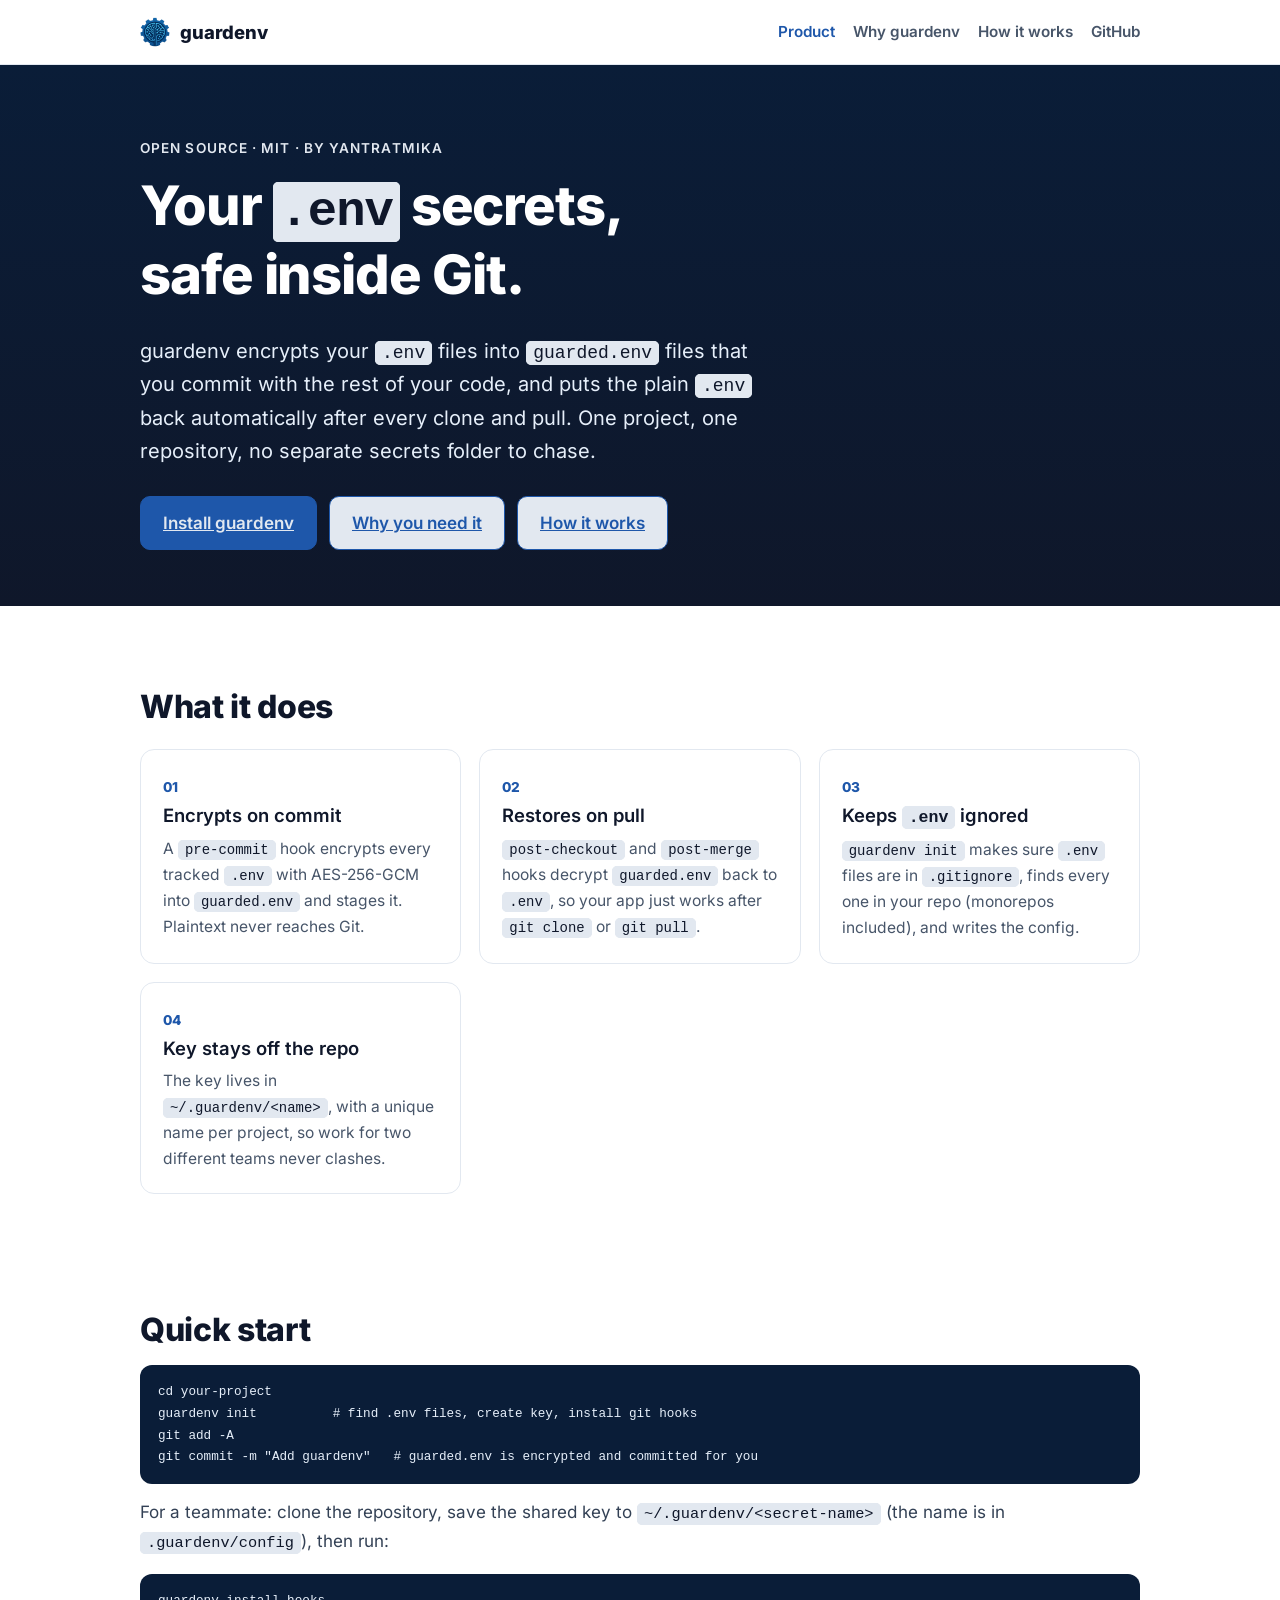
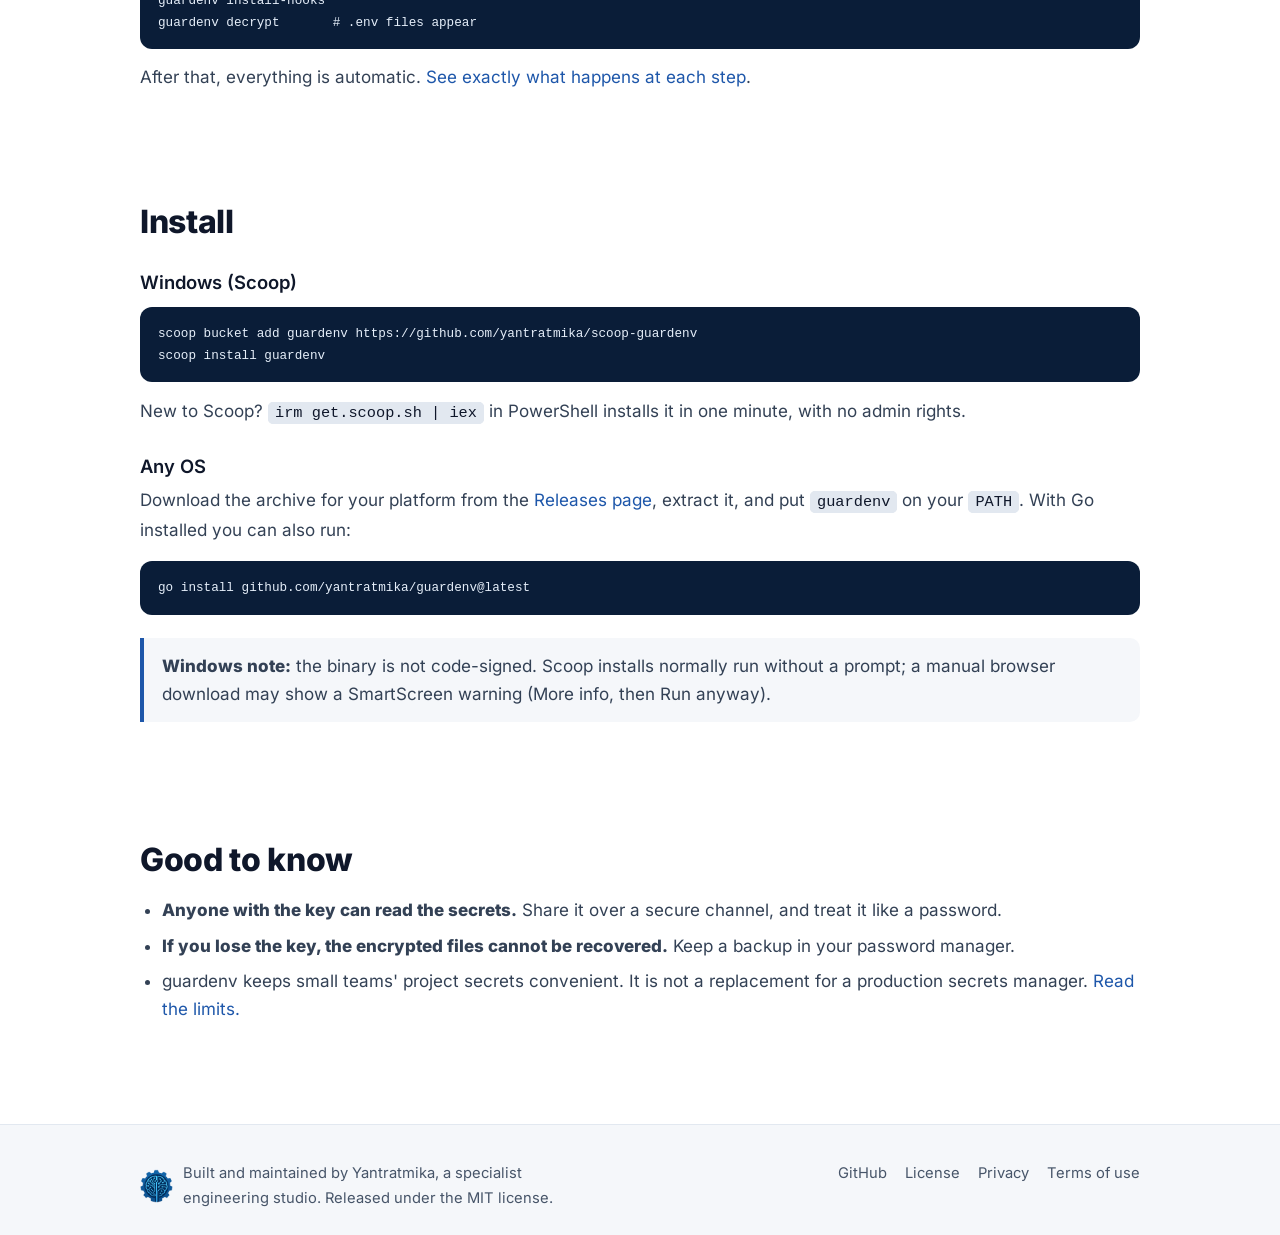
<file: docs/index.html>
<!doctype html>
<html lang="en">
  <head>
    <meta charset="utf-8" />
    <meta name="viewport" content="width=device-width,initial-scale=1" />
    <title>guardenv - keep .env secrets in Git, encrypted</title>
    <meta
      name="description"
      content="guardenv encrypts your project's .env files into guarded.env files you can commit, and restores them automatically on clone and pull. Free, open source, MIT."
    />
    <link rel="icon" href="assets/yantratmika-logo.png" />
    <link rel="stylesheet" href="style.css" />
  </head>
  <body>
    <header class="site dark">
      <div class="wrap">
        <a class="brand" href="index.html"
          ><img src="assets/yantratmika-logo.png" alt="" />guardenv</a
        >
        <nav class="main" aria-label="Main">
          <a href="index.html" aria-current="page">Product</a>
          <a href="why.html">Why guardenv</a>
          <a href="how-it-works.html">How it works</a>
          <a href="https://github.com/yantratmika/guardenv">GitHub</a>
        </nav>
      </div>
    </header>

    <main>
      <div class="hero dark">
        <div class="wrap">
          <div class="kicker">Open source · MIT · by Yantratmika</div>
          <h1>Your <code>.env</code> secrets,<br />safe inside Git.</h1>
          <p class="lead">
            guardenv encrypts your <code>.env</code> files into
            <code>guarded.env</code> files that you commit with the rest of your
            code, and puts the plain <code>.env</code> back automatically after
            every clone and pull. One project, one repository, no separate
            secrets folder to chase.
          </p>
          <div class="btns">
            <a class="btn" href="#install">Install guardenv</a>
            <a class="btn ghost" href="why.html">Why you need it</a>
            <a class="btn ghost" href="how-it-works.html">How it works</a>
          </div>
        </div>
      </div>

      <div class="band dark">
        <div class="wrap">
          <section>
            <h2>What it does</h2>
            <div class="grid">
              <div class="card">
                <span class="num">01</span>
                <h3>Encrypts on commit</h3>
                <p>
                  A <code>pre-commit</code> hook encrypts every tracked
                  <code>.env</code> with AES-256-GCM into
                  <code>guarded.env</code> and stages it. Plaintext never
                  reaches Git.
                </p>
              </div>
              <div class="card">
                <span class="num">02</span>
                <h3>Restores on pull</h3>
                <p>
                  <code>post-checkout</code> and <code>post-merge</code> hooks
                  decrypt <code>guarded.env</code> back to <code>.env</code>, so
                  your app just works after <code>git clone</code> or
                  <code>git pull</code>.
                </p>
              </div>
              <div class="card">
                <span class="num">03</span>
                <h3>Keeps <code>.env</code> ignored</h3>
                <p>
                  <code>guardenv init</code> makes sure <code>.env</code> files
                  are in <code>.gitignore</code>, finds every one in your repo
                  (monorepos included), and writes the config.
                </p>
              </div>
              <div class="card">
                <span class="num">04</span>
                <h3>Key stays off the repo</h3>
                <p>
                  The key lives in <code>~/.guardenv/&lt;name&gt;</code>, with a
                  unique name per project, so work for two different teams never
                  clashes.
                </p>
              </div>
            </div>
          </section>
        </div>
      </div>

      <div class="wrap">
        <section>
          <h2>Quick start</h2>
          <pre><code>cd your-project
guardenv init          # find .env files, create key, install git hooks
git add -A
git commit -m "Add guardenv"   # guarded.env is encrypted and committed for you</code></pre>
          <p>
            For a teammate: clone the repository, save the shared key to
            <code>~/.guardenv/&lt;secret-name&gt;</code> (the name is in
            <code>.guardenv/config</code>), then run:
          </p>
          <pre><code>guardenv install-hooks
guardenv decrypt       # .env files appear</code></pre>
          <p>
            After that, everything is automatic.
            <a href="how-it-works.html">See exactly what happens at each step</a
            >.
          </p>
        </section>

        <section id="install">
          <h2>Install</h2>
          <h3>Windows (Scoop)</h3>
          <pre><code>scoop bucket add guardenv https://github.com/yantratmika/scoop-guardenv
scoop install guardenv</code></pre>
          <p>
            New to Scoop? <code>irm get.scoop.sh | iex</code> in PowerShell
            installs it in one minute, with no admin rights.
          </p>
          <h3>Any OS</h3>
          <p>
            Download the archive for your platform from the
            <a href="https://github.com/yantratmika/guardenv/releases"
              >Releases page</a
            >, extract it, and put <code>guardenv</code> on your
            <code>PATH</code>. With Go installed you can also run:
          </p>
          <pre><code>go install github.com/yantratmika/guardenv@latest</code></pre>
          <div class="note">
            <p>
              <strong>Windows note:</strong> the binary is not code-signed.
              Scoop installs normally run without a prompt; a manual browser
              download may show a SmartScreen warning (More info, then Run
              anyway).
            </p>
          </div>
        </section>

        <section>
          <h2>Good to know</h2>
          <ul>
            <li>
              <strong>Anyone with the key can read the secrets.</strong> Share
              it over a secure channel, and treat it like a password.
            </li>
            <li>
              <strong
                >If you lose the key, the encrypted files cannot be
                recovered.</strong
              >
              Keep a backup in your password manager.
            </li>
            <li>
              guardenv keeps small teams' project secrets convenient. It is not
              a replacement for a production secrets manager.
              <a href="why.html#limits">Read the limits.</a>
            </li>
          </ul>
        </section>
      </div>
    </main>

    <footer class="site dark">
      <div class="wrap">
        <div class="credit">
          <img src="assets/yantratmika-logo.png" alt="" />
          <div>
            Built and maintained by
            <a href="https://yantratmika.com">Yantratmika</a>, a specialist
            engineering studio. Released under the MIT license.
          </div>
        </div>
        <div class="links">
          <a href="https://github.com/yantratmika/guardenv">GitHub</a>
          <a href="https://github.com/yantratmika/guardenv/blob/main/LICENSE"
            >License</a
          >
          <a href="privacy.html">Privacy</a>
          <a href="terms.html">Terms of use</a>
        </div>
      </div>
    </footer>
  </body>
</html>
</file>
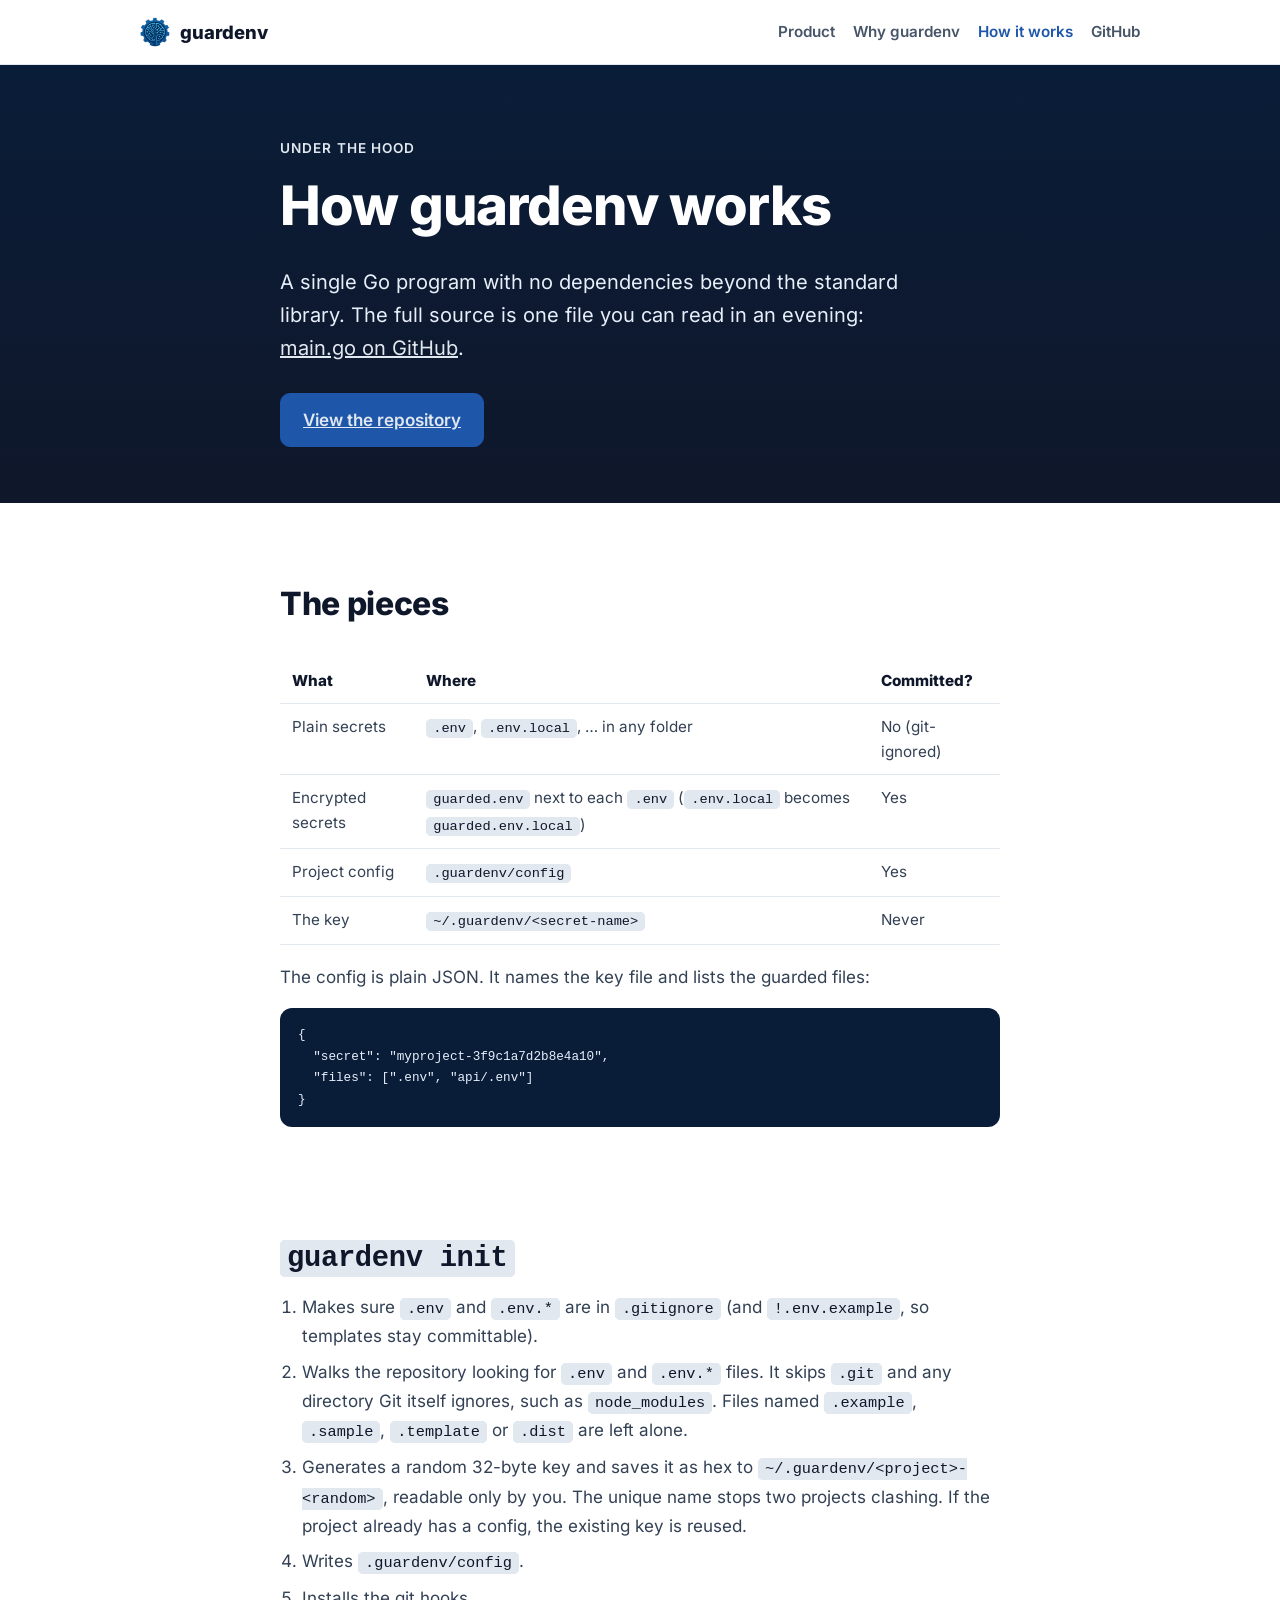
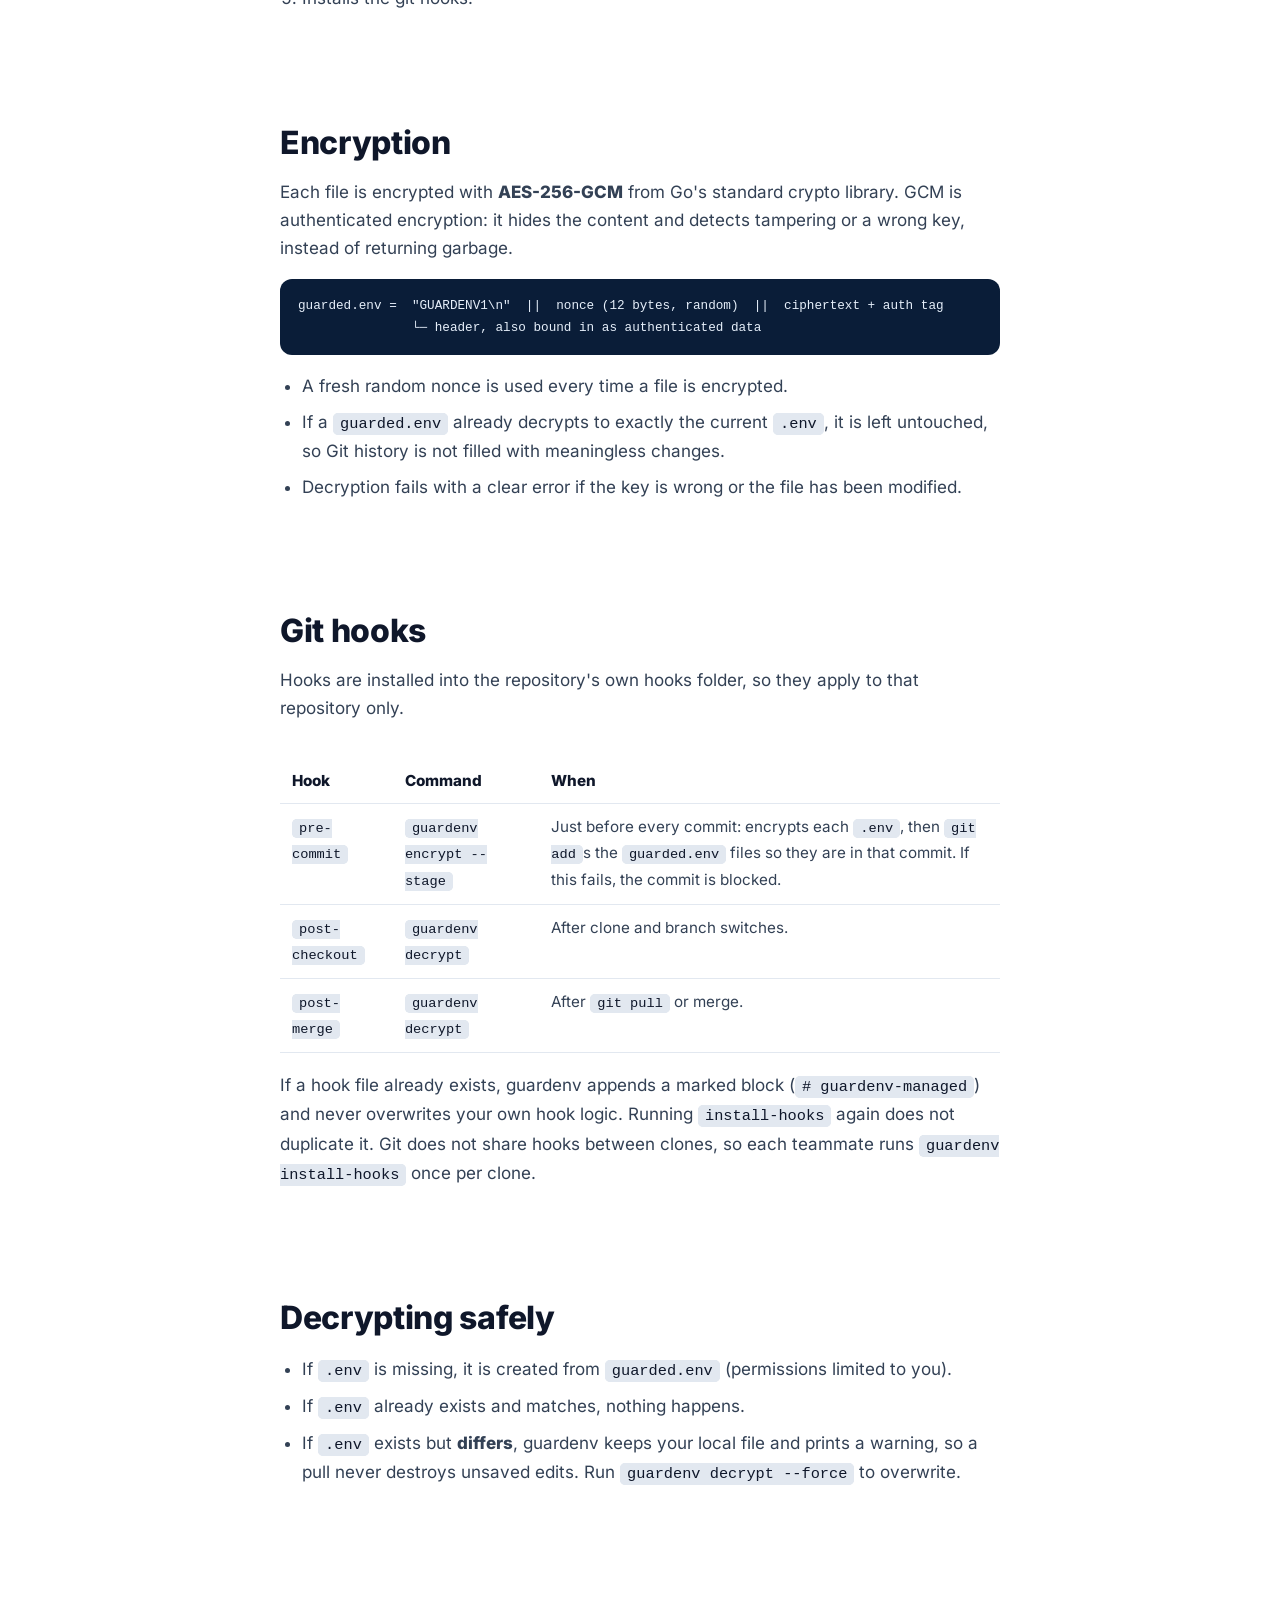
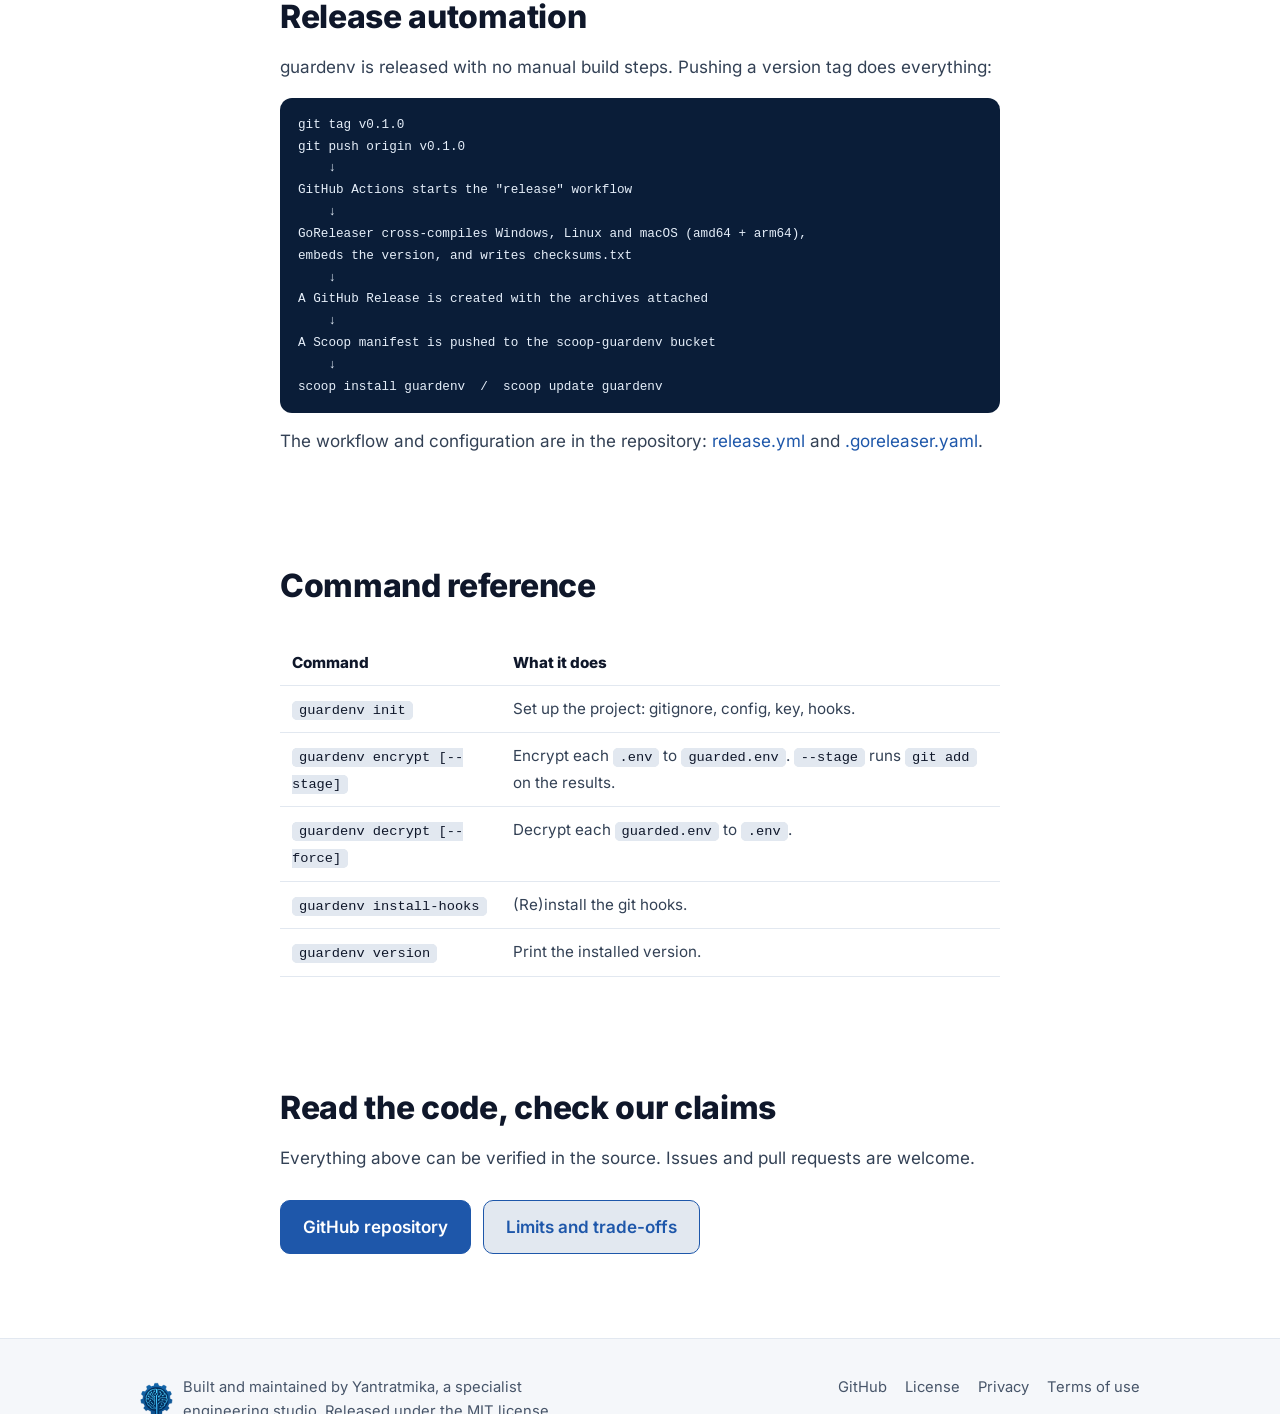
<file: docs/how-it-works.html>
<!doctype html>
<html lang="en">
<head>
<meta charset="utf-8">
<meta name="viewport" content="width=device-width,initial-scale=1">
<title>How guardenv works - encryption, hooks, releases</title>
<meta name="description" content="A technical walkthrough of guardenv: init, the AES-256-GCM file format, key storage, git hooks, decrypt behaviour and the automated release pipeline.">
<link rel="icon" href="assets/yantratmika-logo.png">
<link rel="stylesheet" href="style.css">
</head>
<body>
<header class="site dark"><div class="wrap">
  <a class="brand" href="index.html"><img src="assets/yantratmika-logo.png" alt="">guardenv</a>
  <nav class="main" aria-label="Main">
    <a href="index.html">Product</a>
    <a href="why.html">Why guardenv</a>
    <a href="how-it-works.html" aria-current="page">How it works</a>
    <a href="https://github.com/yantratmika/guardenv">GitHub</a>
  </nav>
</div></header>

<main>
<div class="hero dark"><div class="wrap narrow">
  <div class="kicker">Under the hood</div>
  <h1>How guardenv works</h1>
  <p class="lead">A single Go program with no dependencies beyond the standard library. The full source is one file you can read in an evening: <a href="https://github.com/yantratmika/guardenv/blob/main/main.go">main.go on GitHub</a>.</p>
  <div class="btns"><a class="btn" href="https://github.com/yantratmika/guardenv">View the repository</a></div>
</div></div>

<div class="wrap narrow">
<section>
  <h2>The pieces</h2>
  <div class="scroll"><table>
    <tr><th>What</th><th>Where</th><th>Committed?</th></tr>
    <tr><td>Plain secrets</td><td><code>.env</code>, <code>.env.local</code>, … in any folder</td><td>No (git-ignored)</td></tr>
    <tr><td>Encrypted secrets</td><td><code>guarded.env</code> next to each <code>.env</code> (<code>.env.local</code> becomes <code>guarded.env.local</code>)</td><td>Yes</td></tr>
    <tr><td>Project config</td><td><code>.guardenv/config</code></td><td>Yes</td></tr>
    <tr><td>The key</td><td><code>~/.guardenv/&lt;secret-name&gt;</code></td><td>Never</td></tr>
  </table></div>
  <p>The config is plain JSON. It names the key file and lists the guarded files:</p>
<pre><code>{
  "secret": "myproject-3f9c1a7d2b8e4a10",
  "files": [".env", "api/.env"]
}</code></pre>
</section>

<section>
  <h2><code>guardenv init</code></h2>
  <ol>
    <li>Makes sure <code>.env</code> and <code>.env.*</code> are in <code>.gitignore</code> (and <code>!.env.example</code>, so templates stay committable).</li>
    <li>Walks the repository looking for <code>.env</code> and <code>.env.*</code> files. It skips <code>.git</code> and any directory Git itself ignores, such as <code>node_modules</code>. Files named <code>.example</code>, <code>.sample</code>, <code>.template</code> or <code>.dist</code> are left alone.</li>
    <li>Generates a random 32-byte key and saves it as hex to <code>~/.guardenv/&lt;project&gt;-&lt;random&gt;</code>, readable only by you. The unique name stops two projects clashing. If the project already has a config, the existing key is reused.</li>
    <li>Writes <code>.guardenv/config</code>.</li>
    <li>Installs the git hooks.</li>
  </ol>
</section>

</div>
<div class="band dark"><div class="wrap narrow">
<section>
  <h2>Encryption</h2>
  <p>Each file is encrypted with <strong>AES-256-GCM</strong> from Go's standard crypto library. GCM is authenticated encryption: it hides the content and detects tampering or a wrong key, instead of returning garbage.</p>
<pre><code>guarded.env =  "GUARDENV1\n"  ||  nonce (12 bytes, random)  ||  ciphertext + auth tag
               └─ header, also bound in as authenticated data</code></pre>
  <ul>
    <li>A fresh random nonce is used every time a file is encrypted.</li>
    <li>If a <code>guarded.env</code> already decrypts to exactly the current <code>.env</code>, it is left untouched, so Git history is not filled with meaningless changes.</li>
    <li>Decryption fails with a clear error if the key is wrong or the file has been modified.</li>
  </ul>
</section>
</div></div>
<div class="wrap narrow">
<section>
  <h2>Git hooks</h2>
  <p>Hooks are installed into the repository's own hooks folder, so they apply to that repository only.</p>
  <div class="scroll"><table>
    <tr><th>Hook</th><th>Command</th><th>When</th></tr>
    <tr><td><code>pre-commit</code></td><td><code>guardenv encrypt --stage</code></td><td>Just before every commit: encrypts each <code>.env</code>, then <code>git add</code>s the <code>guarded.env</code> files so they are in that commit. If this fails, the commit is blocked.</td></tr>
    <tr><td><code>post-checkout</code></td><td><code>guardenv decrypt</code></td><td>After clone and branch switches.</td></tr>
    <tr><td><code>post-merge</code></td><td><code>guardenv decrypt</code></td><td>After <code>git pull</code> or merge.</td></tr>
  </table></div>
  <p>If a hook file already exists, guardenv appends a marked block (<code># guardenv-managed</code>) and never overwrites your own hook logic. Running <code>install-hooks</code> again does not duplicate it. Git does not share hooks between clones, so each teammate runs <code>guardenv install-hooks</code> once per clone.</p>
</section>

<section>
  <h2>Decrypting safely</h2>
  <ul>
    <li>If <code>.env</code> is missing, it is created from <code>guarded.env</code> (permissions limited to you).</li>
    <li>If <code>.env</code> already exists and matches, nothing happens.</li>
    <li>If <code>.env</code> exists but <strong>differs</strong>, guardenv keeps your local file and prints a warning, so a pull never destroys unsaved edits. Run <code>guardenv decrypt --force</code> to overwrite.</li>
  </ul>
</section>

</div>
<div class="band dark"><div class="wrap narrow">
<section>
  <h2>Release automation</h2>
  <p>guardenv is released with no manual build steps. Pushing a version tag does everything:</p>
<pre><code>git tag v0.1.0
git push origin v0.1.0
    ↓
GitHub Actions starts the "release" workflow
    ↓
GoReleaser cross-compiles Windows, Linux and macOS (amd64 + arm64),
embeds the version, and writes checksums.txt
    ↓
A GitHub Release is created with the archives attached
    ↓
A Scoop manifest is pushed to the scoop-guardenv bucket
    ↓
scoop install guardenv  /  scoop update guardenv</code></pre>
  <p>The workflow and configuration are in the repository: <a href="https://github.com/yantratmika/guardenv/blob/main/.github/workflows/release.yml">release.yml</a> and <a href="https://github.com/yantratmika/guardenv/blob/main/.goreleaser.yaml">.goreleaser.yaml</a>.</p>
</section>
</div></div>
<div class="wrap narrow">
<section>
  <h2>Command reference</h2>
  <div class="scroll"><table>
    <tr><th>Command</th><th>What it does</th></tr>
    <tr><td><code>guardenv init</code></td><td>Set up the project: gitignore, config, key, hooks.</td></tr>
    <tr><td><code>guardenv encrypt [--stage]</code></td><td>Encrypt each <code>.env</code> to <code>guarded.env</code>. <code>--stage</code> runs <code>git add</code> on the results.</td></tr>
    <tr><td><code>guardenv decrypt [--force]</code></td><td>Decrypt each <code>guarded.env</code> to <code>.env</code>.</td></tr>
    <tr><td><code>guardenv install-hooks</code></td><td>(Re)install the git hooks.</td></tr>
    <tr><td><code>guardenv version</code></td><td>Print the installed version.</td></tr>
  </table></div>
</section>

<section>
  <h2>Read the code, check our claims</h2>
  <p>Everything above can be verified in the source. Issues and pull requests are welcome.</p>
  <div class="btns">
    <a class="btn" href="https://github.com/yantratmika/guardenv">GitHub repository</a>
    <a class="btn ghost" href="why.html#limits">Limits and trade-offs</a>
  </div>
</section>
</div>
</main>

<footer class="site dark"><div class="wrap">
  <div class="credit"><img src="assets/yantratmika-logo.png" alt=""><div>Built and maintained by <a href="https://yantratmika.com">Yantratmika</a>, a specialist engineering studio. Released under the MIT license.</div></div>
  <div class="links">
    <a href="https://github.com/yantratmika/guardenv">GitHub</a>
    <a href="https://github.com/yantratmika/guardenv/blob/main/LICENSE">License</a>
    <a href="privacy.html">Privacy</a>
    <a href="terms.html">Terms of use</a>
  </div>
</div></footer>
</body>
</html>
</file>
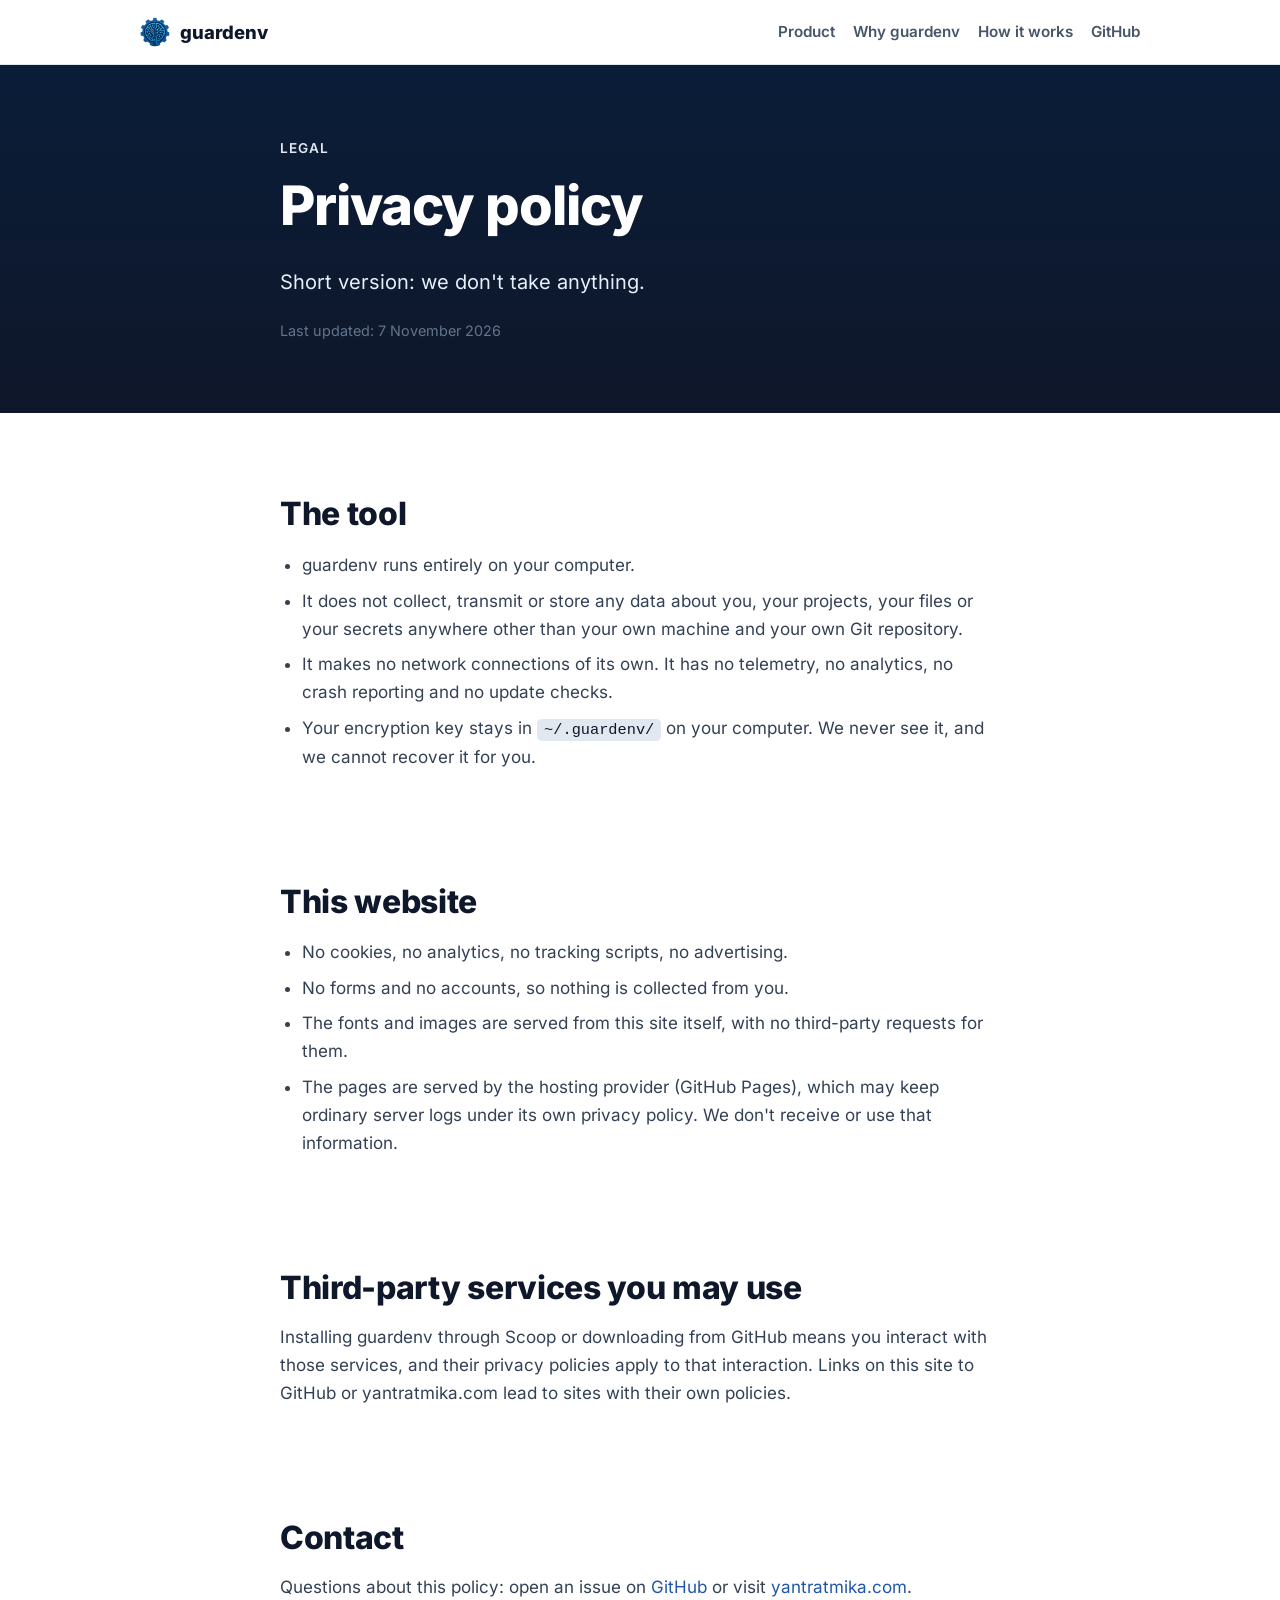
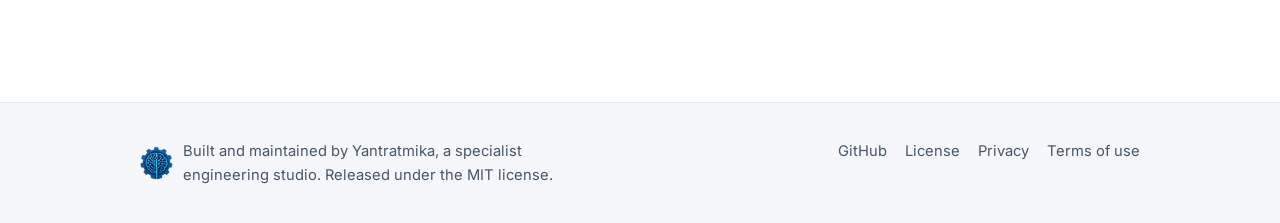
<file: docs/privacy.html>
<!doctype html>
<html lang="en">
<head>
<meta charset="utf-8">
<meta name="viewport" content="width=device-width,initial-scale=1">
<title>Privacy policy - guardenv</title>
<meta name="description" content="guardenv collects nothing: no data, no telemetry, no cookies, no analytics.">
<link rel="icon" href="assets/yantratmika-logo.png">
<link rel="stylesheet" href="style.css">
</head>
<body>
<header class="site dark"><div class="wrap">
  <a class="brand" href="index.html"><img src="assets/yantratmika-logo.png" alt="">guardenv</a>
  <nav class="main" aria-label="Main">
    <a href="index.html">Product</a>
    <a href="why.html">Why guardenv</a>
    <a href="how-it-works.html">How it works</a>
    <a href="https://github.com/yantratmika/guardenv">GitHub</a>
  </nav>
</div></header>

<main>
<div class="hero dark"><div class="wrap narrow">
  <div class="kicker">Legal</div>
  <h1>Privacy policy</h1>
  <p class="lead">Short version: we don't take anything.</p>
  <p class="updated">Last updated: 7 November 2026</p>
</div></div>

<div class="wrap narrow">
<section>
  <h2>The tool</h2>
  <ul>
    <li>guardenv runs entirely on your computer.</li>
    <li>It does not collect, transmit or store any data about you, your projects, your files or your secrets anywhere other than your own machine and your own Git repository.</li>
    <li>It makes no network connections of its own. It has no telemetry, no analytics, no crash reporting and no update checks.</li>
    <li>Your encryption key stays in <code>~/.guardenv/</code> on your computer. We never see it, and we cannot recover it for you.</li>
  </ul>
</section>

<section>
  <h2>This website</h2>
  <ul>
    <li>No cookies, no analytics, no tracking scripts, no advertising.</li>
    <li>No forms and no accounts, so nothing is collected from you.</li>
    <li>The fonts and images are served from this site itself, with no third-party requests for them.</li>
    <li>The pages are served by the hosting provider (GitHub Pages), which may keep ordinary server logs under its own privacy policy. We don't receive or use that information.</li>
  </ul>
</section>

<section>
  <h2>Third-party services you may use</h2>
  <p>Installing guardenv through Scoop or downloading from GitHub means you interact with those services, and their privacy policies apply to that interaction. Links on this site to GitHub or yantratmika.com lead to sites with their own policies.</p>
</section>

<section>
  <h2>Contact</h2>
  <p>Questions about this policy: open an issue on <a href="https://github.com/yantratmika/guardenv/issues">GitHub</a> or visit <a href="https://yantratmika.com">yantratmika.com</a>.</p>
</section>
</div>
</main>

<footer class="site dark"><div class="wrap">
  <div class="credit"><img src="assets/yantratmika-logo.png" alt=""><div>Built and maintained by <a href="https://yantratmika.com">Yantratmika</a>, a specialist engineering studio. Released under the MIT license.</div></div>
  <div class="links">
    <a href="https://github.com/yantratmika/guardenv">GitHub</a>
    <a href="https://github.com/yantratmika/guardenv/blob/main/LICENSE">License</a>
    <a href="privacy.html">Privacy</a>
    <a href="terms.html">Terms of use</a>
  </div>
</div></footer>
</body>
</html>
</file>
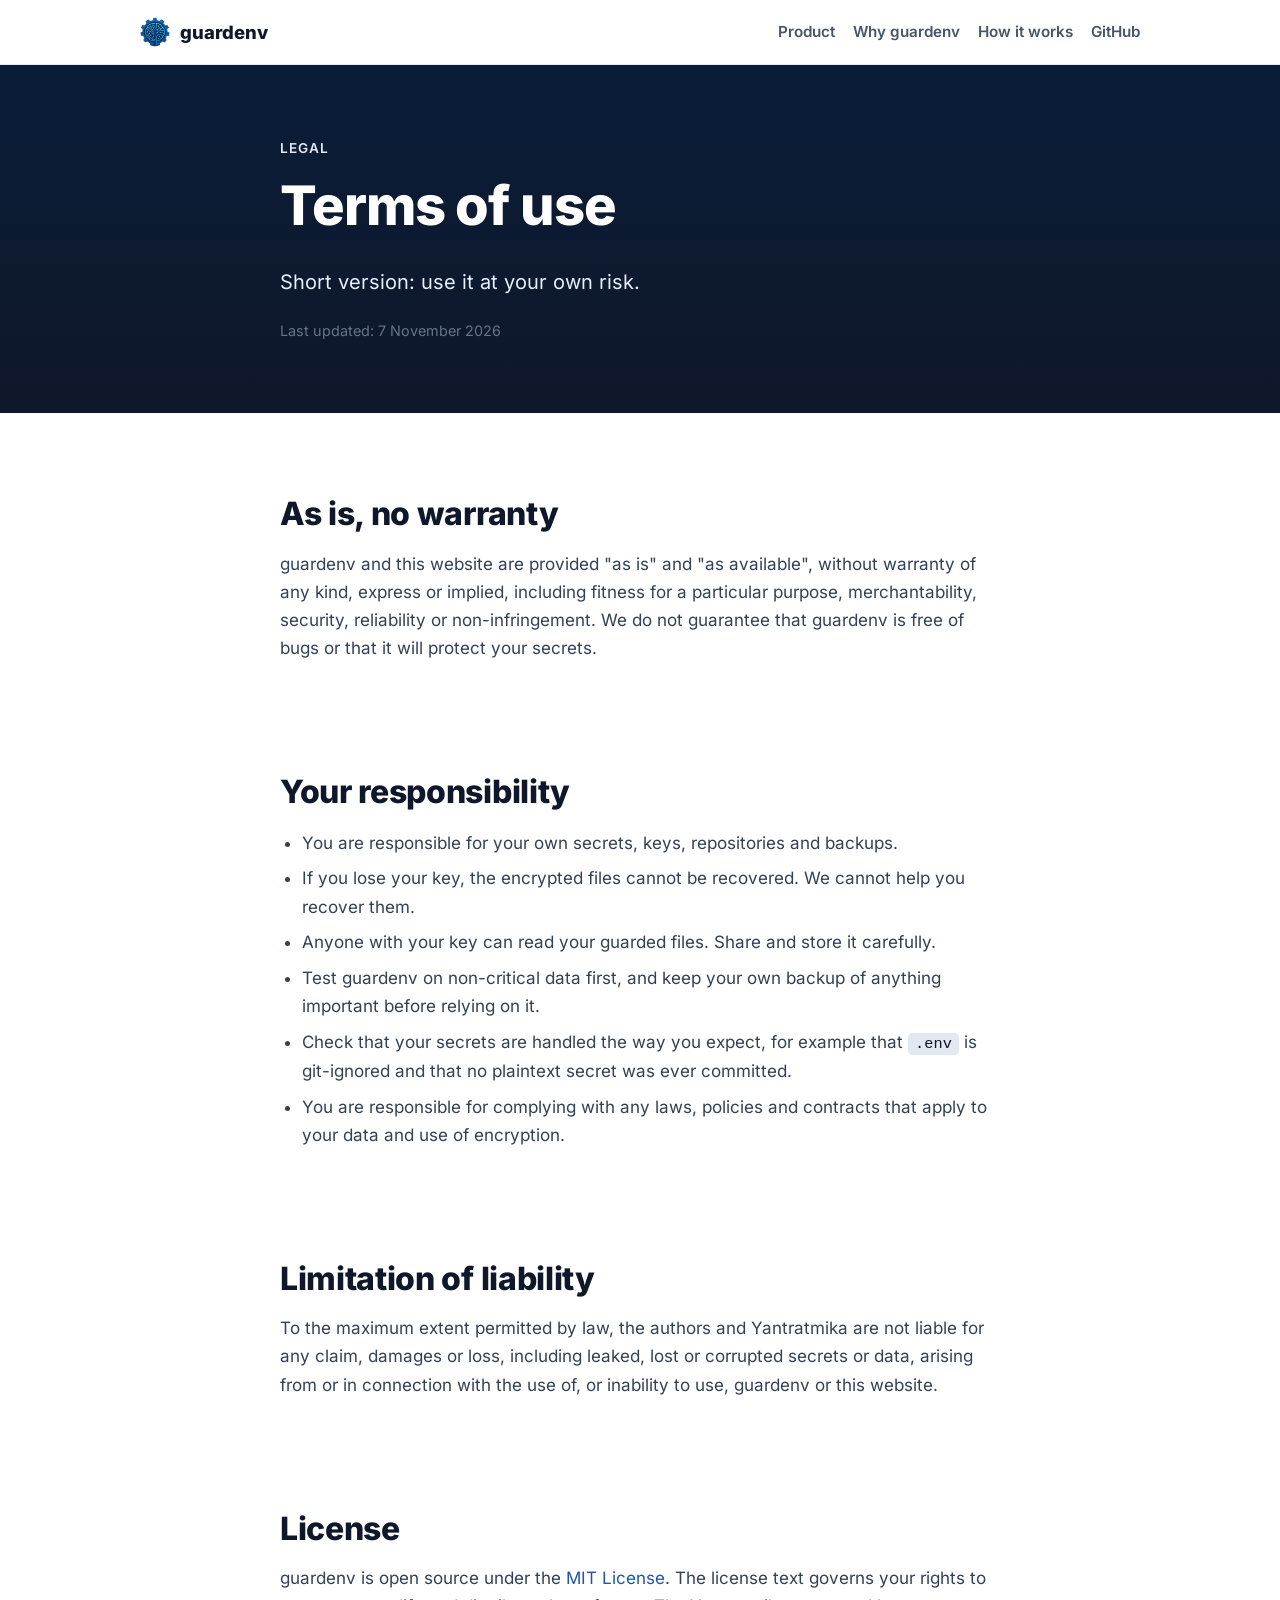
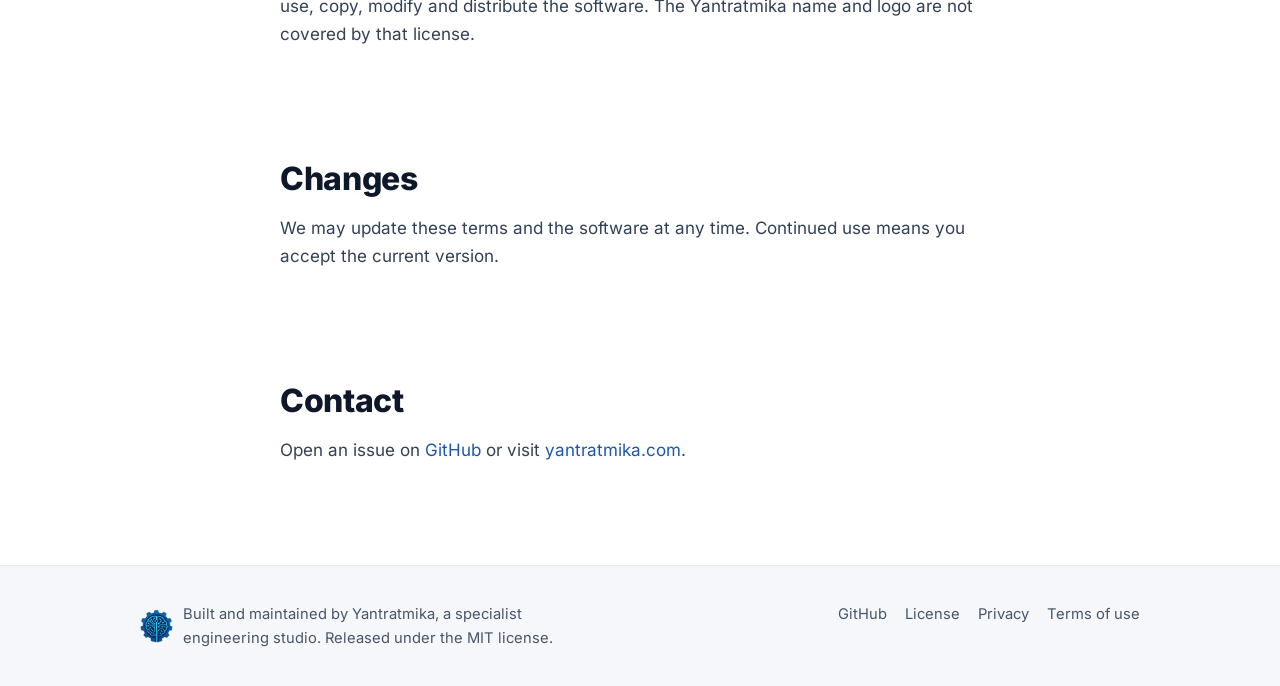
<file: docs/terms.html>
<!doctype html>
<html lang="en">
<head>
<meta charset="utf-8">
<meta name="viewport" content="width=device-width,initial-scale=1">
<title>Terms of use - guardenv</title>
<meta name="description" content="guardenv is provided as-is under the MIT license. Use it at your own risk.">
<link rel="icon" href="assets/yantratmika-logo.png">
<link rel="stylesheet" href="style.css">
</head>
<body>
<header class="site dark"><div class="wrap">
  <a class="brand" href="index.html"><img src="assets/yantratmika-logo.png" alt="">guardenv</a>
  <nav class="main" aria-label="Main">
    <a href="index.html">Product</a>
    <a href="why.html">Why guardenv</a>
    <a href="how-it-works.html">How it works</a>
    <a href="https://github.com/yantratmika/guardenv">GitHub</a>
  </nav>
</div></header>

<main>
<div class="hero dark"><div class="wrap narrow">
  <div class="kicker">Legal</div>
  <h1>Terms of use</h1>
  <p class="lead">Short version: use it at your own risk.</p>
  <p class="updated">Last updated: 7 November 2026</p>
</div></div>

<div class="wrap narrow">
<section>
  <h2>As is, no warranty</h2>
  <p>guardenv and this website are provided "as is" and "as available", without warranty of any kind, express or implied, including fitness for a particular purpose, merchantability, security, reliability or non-infringement. We do not guarantee that guardenv is free of bugs or that it will protect your secrets.</p>
</section>

<section>
  <h2>Your responsibility</h2>
  <ul>
    <li>You are responsible for your own secrets, keys, repositories and backups.</li>
    <li>If you lose your key, the encrypted files cannot be recovered. We cannot help you recover them.</li>
    <li>Anyone with your key can read your guarded files. Share and store it carefully.</li>
    <li>Test guardenv on non-critical data first, and keep your own backup of anything important before relying on it.</li>
    <li>Check that your secrets are handled the way you expect, for example that <code>.env</code> is git-ignored and that no plaintext secret was ever committed.</li>
    <li>You are responsible for complying with any laws, policies and contracts that apply to your data and use of encryption.</li>
  </ul>
</section>

<section>
  <h2>Limitation of liability</h2>
  <p>To the maximum extent permitted by law, the authors and Yantratmika are not liable for any claim, damages or loss, including leaked, lost or corrupted secrets or data, arising from or in connection with the use of, or inability to use, guardenv or this website.</p>
</section>

<section>
  <h2>License</h2>
  <p>guardenv is open source under the <a href="https://github.com/yantratmika/guardenv/blob/main/LICENSE">MIT License</a>. The license text governs your rights to use, copy, modify and distribute the software. The Yantratmika name and logo are not covered by that license.</p>
</section>

<section>
  <h2>Changes</h2>
  <p>We may update these terms and the software at any time. Continued use means you accept the current version.</p>
</section>

<section>
  <h2>Contact</h2>
  <p>Open an issue on <a href="https://github.com/yantratmika/guardenv/issues">GitHub</a> or visit <a href="https://yantratmika.com">yantratmika.com</a>.</p>
</section>
</div>
</main>

<footer class="site dark"><div class="wrap">
  <div class="credit"><img src="assets/yantratmika-logo.png" alt=""><div>Built and maintained by <a href="https://yantratmika.com">Yantratmika</a>, a specialist engineering studio. Released under the MIT license.</div></div>
  <div class="links">
    <a href="https://github.com/yantratmika/guardenv">GitHub</a>
    <a href="https://github.com/yantratmika/guardenv/blob/main/LICENSE">License</a>
    <a href="privacy.html">Privacy</a>
    <a href="terms.html">Terms of use</a>
  </div>
</div></footer>
</body>
</html>
</file>
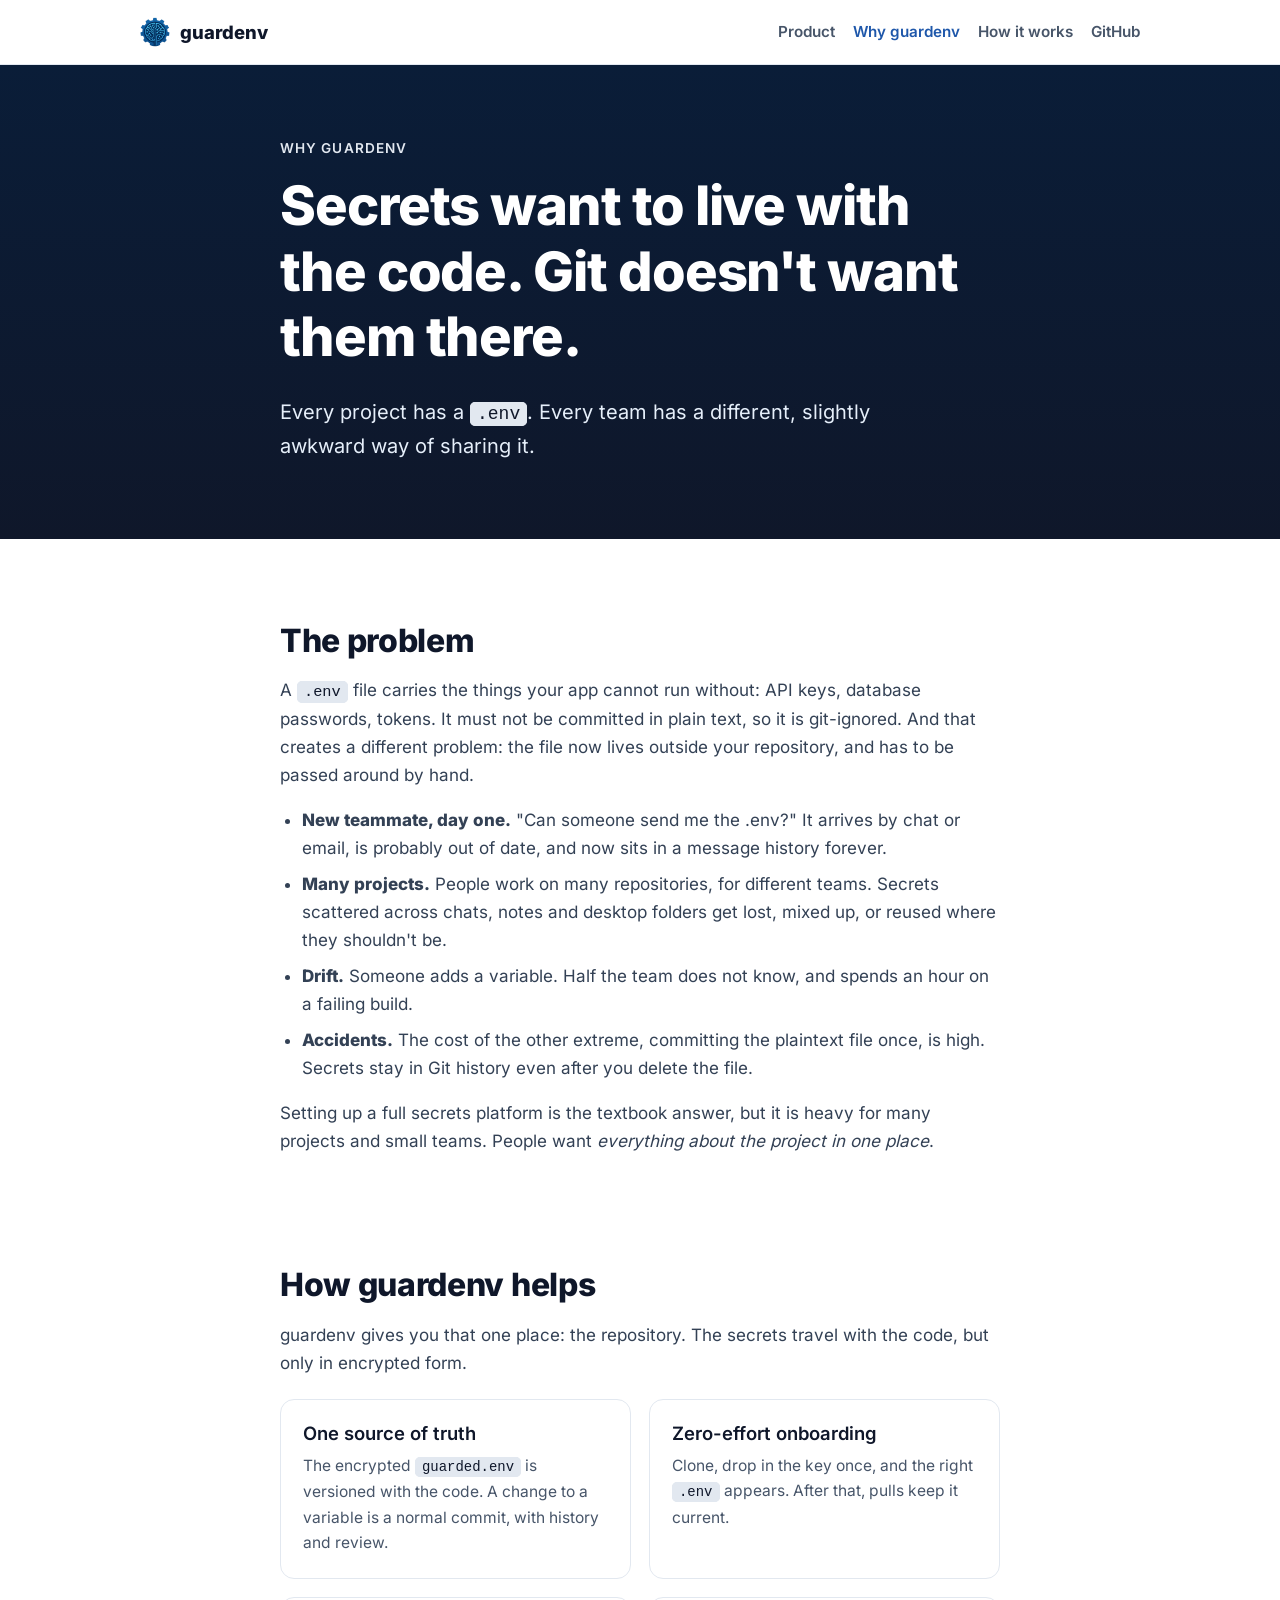
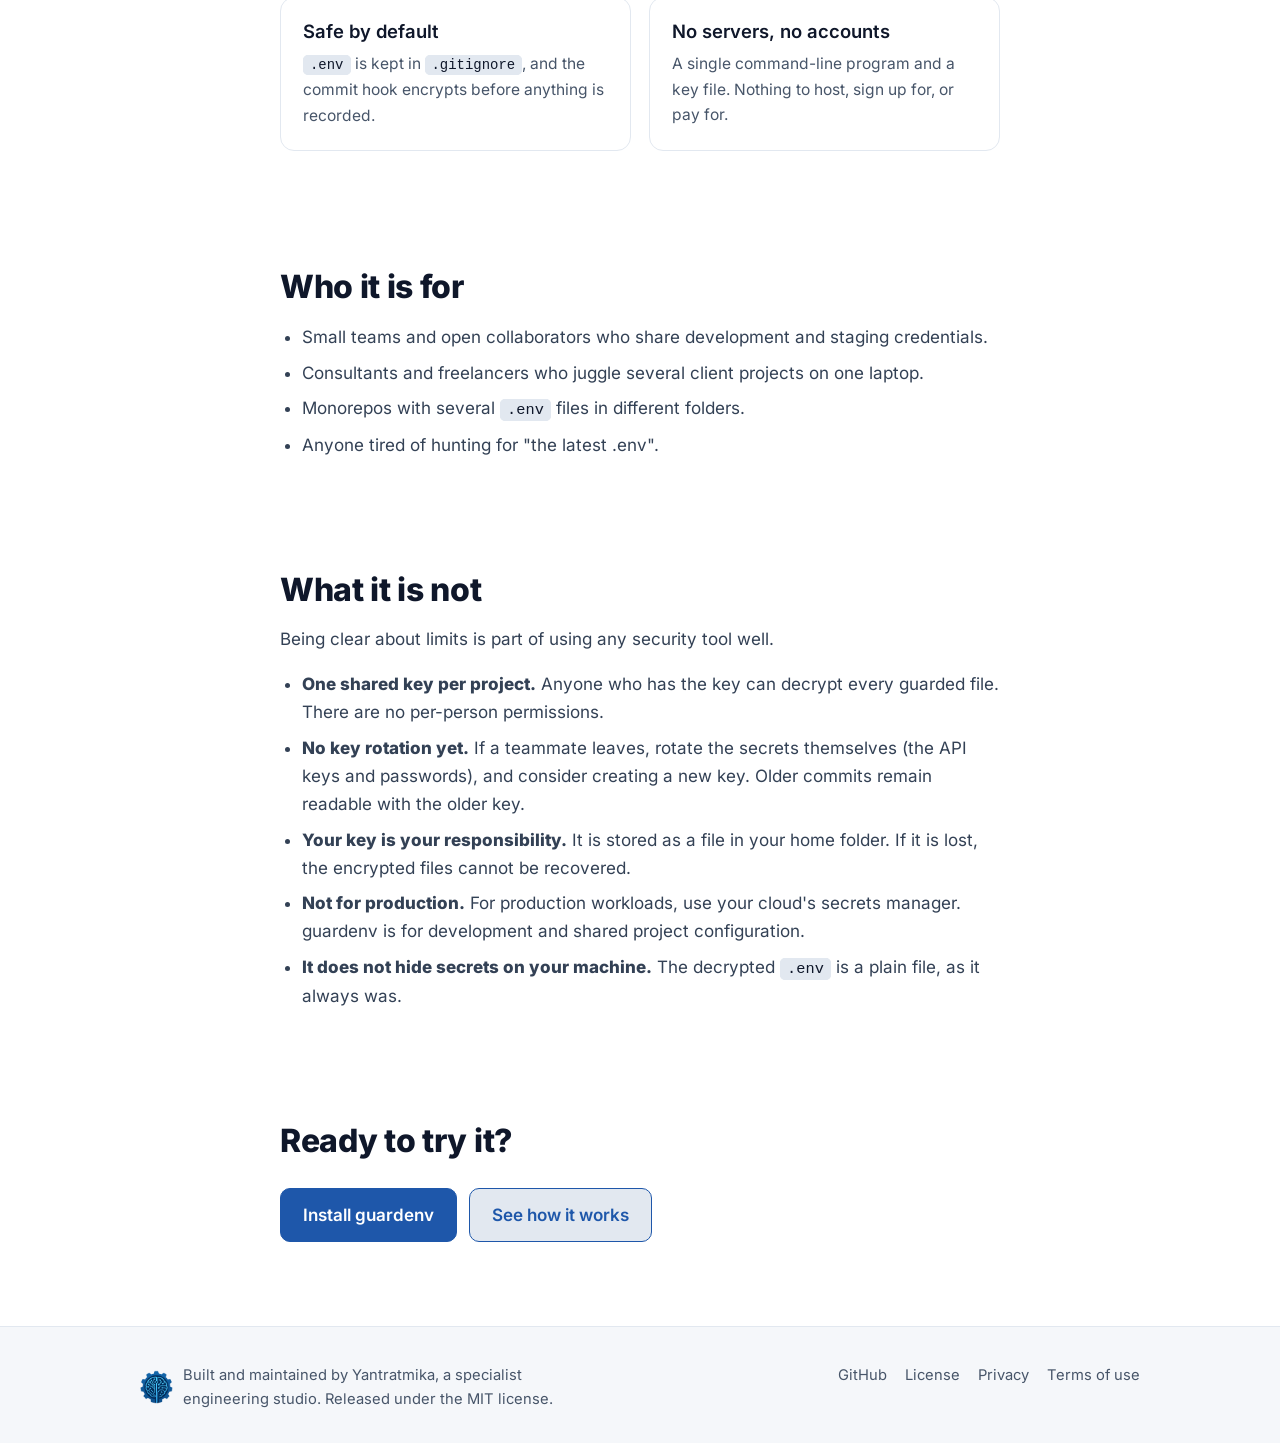
<file: docs/why.html>
<!doctype html>
<html lang="en">
<head>
<meta charset="utf-8">
<meta name="viewport" content="width=device-width,initial-scale=1">
<title>Why guardenv - the .env problem</title>
<meta name="description" content="Why project secrets are hard to share, why committing plaintext .env files is dangerous, and how guardenv solves it without extra infrastructure.">
<link rel="icon" href="assets/yantratmika-logo.png">
<link rel="stylesheet" href="style.css">
</head>
<body>
<header class="site dark"><div class="wrap">
  <a class="brand" href="index.html"><img src="assets/yantratmika-logo.png" alt="">guardenv</a>
  <nav class="main" aria-label="Main">
    <a href="index.html">Product</a>
    <a href="why.html" aria-current="page">Why guardenv</a>
    <a href="how-it-works.html">How it works</a>
    <a href="https://github.com/yantratmika/guardenv">GitHub</a>
  </nav>
</div></header>

<main>
<div class="hero dark"><div class="wrap narrow">
  <div class="kicker">Why guardenv</div>
  <h1>Secrets want to live with the code. Git doesn't want them there.</h1>
  <p class="lead">Every project has a <code>.env</code>. Every team has a different, slightly awkward way of sharing it.</p>
</div></div>

<div class="wrap narrow">
<section>
  <h2>The problem</h2>
  <p>A <code>.env</code> file carries the things your app cannot run without: API keys, database passwords, tokens. It must not be committed in plain text, so it is git-ignored. And that creates a different problem: the file now lives outside your repository, and has to be passed around by hand.</p>
  <ul>
    <li><strong>New teammate, day one.</strong> "Can someone send me the .env?" It arrives by chat or email, is probably out of date, and now sits in a message history forever.</li>
    <li><strong>Many projects.</strong> People work on many repositories, for different teams. Secrets scattered across chats, notes and desktop folders get lost, mixed up, or reused where they shouldn't be.</li>
    <li><strong>Drift.</strong> Someone adds a variable. Half the team does not know, and spends an hour on a failing build.</li>
    <li><strong>Accidents.</strong> The cost of the other extreme, committing the plaintext file once, is high. Secrets stay in Git history even after you delete the file.</li>
  </ul>
  <p>Setting up a full secrets platform is the textbook answer, but it is heavy for many projects and small teams. People want <em>everything about the project in one place</em>.</p>
</section>

</div>
<div class="band dark"><div class="wrap narrow">
<section>
  <h2>How guardenv helps</h2>
  <p>guardenv gives you that one place: the repository. The secrets travel with the code, but only in encrypted form.</p>
  <div class="grid">
    <div class="card"><h3>One source of truth</h3><p>The encrypted <code>guarded.env</code> is versioned with the code. A change to a variable is a normal commit, with history and review.</p></div>
    <div class="card"><h3>Zero-effort onboarding</h3><p>Clone, drop in the key once, and the right <code>.env</code> appears. After that, pulls keep it current.</p></div>
    <div class="card"><h3>Safe by default</h3><p><code>.env</code> is kept in <code>.gitignore</code>, and the commit hook encrypts before anything is recorded.</p></div>
    <div class="card"><h3>No servers, no accounts</h3><p>A single command-line program and a key file. Nothing to host, sign up for, or pay for.</p></div>
  </div>
</section>
</div></div>
<div class="wrap narrow">
<section>
  <h2>Who it is for</h2>
  <ul>
    <li>Small teams and open collaborators who share development and staging credentials.</li>
    <li>Consultants and freelancers who juggle several client projects on one laptop.</li>
    <li>Monorepos with several <code>.env</code> files in different folders.</li>
    <li>Anyone tired of hunting for "the latest .env".</li>
  </ul>
</section>

<section id="limits">
  <h2>What it is not</h2>
  <p>Being clear about limits is part of using any security tool well.</p>
  <ul>
    <li><strong>One shared key per project.</strong> Anyone who has the key can decrypt every guarded file. There are no per-person permissions.</li>
    <li><strong>No key rotation yet.</strong> If a teammate leaves, rotate the secrets themselves (the API keys and passwords), and consider creating a new key. Older commits remain readable with the older key.</li>
    <li><strong>Your key is your responsibility.</strong> It is stored as a file in your home folder. If it is lost, the encrypted files cannot be recovered.</li>
    <li><strong>Not for production.</strong> For production workloads, use your cloud's secrets manager. guardenv is for development and shared project configuration.</li>
    <li><strong>It does not hide secrets on your machine.</strong> The decrypted <code>.env</code> is a plain file, as it always was.</li>
  </ul>
</section>

<section>
  <h2>Ready to try it?</h2>
  <div class="btns">
    <a class="btn" href="index.html#install">Install guardenv</a>
    <a class="btn ghost" href="how-it-works.html">See how it works</a>
  </div>
</section>
</div>
</main>

<footer class="site dark"><div class="wrap">
  <div class="credit"><img src="assets/yantratmika-logo.png" alt=""><div>Built and maintained by <a href="https://yantratmika.com">Yantratmika</a>, a specialist engineering studio. Released under the MIT license.</div></div>
  <div class="links">
    <a href="https://github.com/yantratmika/guardenv">GitHub</a>
    <a href="https://github.com/yantratmika/guardenv/blob/main/LICENSE">License</a>
    <a href="privacy.html">Privacy</a>
    <a href="terms.html">Terms of use</a>
  </div>
</div></footer>
</body>
</html>
</file>
<file: docs/style.css>
/* guardenv site - palette and typeface follow yantratmika.com (Inter, navy/blue) */
@font-face {
  font-family: "Inter";
  font-weight: 400;
  font-display: swap;
  src: url(assets/inter-400.ttf) format("truetype");
}
@font-face {
  font-family: "Inter";
  font-weight: 600;
  font-display: swap;
  src: url(assets/inter-600.ttf) format("truetype");
}
@font-face {
  font-family: "Inter";
  font-weight: 800;
  font-display: swap;
  src: url(assets/inter-800.ttf) format("truetype");
}

:root {
  --bg: #ffffff;
  --surface: #ffffff;
  --surface-alt: #f5f7fa;
  --navy: #0a1d38;
  --ink: #0f172a;
  --body: #334155;
  --muted: #475569;
  --subtle: #64748b;
  --line: #e2e8f0;
  --accent: #1e57aa;
  --accent-strong: #143e80;
  --on-accent: #ffffff;
  --code-bg: #0a1d38;
  --code-ink: #e6effa;
}

* {
  box-sizing: border-box;
}
html {
  scroll-behavior: smooth;
}
body {
  margin: 0;
  background: var(--bg);
  color: var(--body);
  font:
    400 17px/1.65 "Inter",
    system-ui,
    -apple-system,
    "Segoe UI",
    sans-serif;
  -webkit-font-smoothing: antialiased;
}
a {
  color: var(--accent);
  text-decoration: none;
}
a:hover {
  text-decoration: underline;
}
h1,
h2,
h3 {
  color: var(--ink);
  line-height: 1.2;
  margin: 0 0 0.5em;
}
h1 {
  font-size: clamp(2.1rem, 5vw, 3.4rem);
  font-weight: 800;
  letter-spacing: -0.02em;
}
h2 {
  font-size: clamp(1.5rem, 3vw, 2rem);
  font-weight: 800;
  letter-spacing: -0.01em;
  margin-top: 2.2em;
}
h3 {
  font-size: 1.15rem;
  font-weight: 600;
  margin-top: 1.6em;
}
p {
  margin: 0 0 1em;
}
.wrap {
  max-width: 1040px;
  margin: 0 auto;
  padding: 0 20px;
}
.narrow {
  max-width: 760px;
}

/* header */
header.site {
  position: sticky;
  top: 0;
  z-index: 10;
  background: var(--bg);
  border-bottom: 1px solid var(--line);
}
header.site .wrap {
  display: flex;
  align-items: center;
  gap: 20px;
  height: 64px;
}
.brand {
  display: flex;
  align-items: center;
  gap: 10px;
  color: var(--ink);
  font-weight: 800;
  font-size: 1.15rem;
}
.brand:hover {
  text-decoration: none;
}
.brand img {
  width: 30px;
  height: 30px;
  border-radius: 6px;
}
nav.main {
  margin-left: auto;
  display: flex;
  flex-wrap: wrap;
  gap: 4px 18px;
  font-size: 0.95rem;
  font-weight: 600;
}
nav.main a {
  color: var(--muted);
  padding: 6px 0;
}
nav.main a[aria-current="page"],
nav.main a:hover {
  color: var(--accent);
  text-decoration: none;
}
@media (max-width: 720px) {
  header.site .wrap {
    height: auto;
    padding: 10px 20px;
    flex-wrap: wrap;
  }
  nav.main {
    margin-left: 0;
    width: 100%;
  }
}

/* hero */
.hero {
  padding: 72px 0 56px;
  background: linear-gradient(180deg, var(--navy), var(--ink));
}
.hero h1 {
  color: var(--bg);
}
.hero a {
  color: var(--line);
  text-decoration: underline;
}

.kicker {
  color: var(--line);
  font-weight: 600;
  font-size: 0.85rem;
  letter-spacing: 0.08em;
  text-transform: uppercase;
  margin-bottom: 14px;
}
.hero p.lead {
  font-size: 1.25rem;
  color: var(--code-ink);
  max-width: 640px;
}

.btns {
  display: flex;
  flex-wrap: wrap;
  gap: 12px;
  margin-top: 28px;
}
.btn {
  display: inline-block;
  padding: 12px 22px;
  border-radius: 10px;
  font-weight: 600;
  border: 1px solid var(--accent);
  background: var(--accent);
  color: var(--on-accent);
}
.btn:hover {
  text-decoration: none;
  background: var(--accent-strong);
  border-color: var(--accent-strong);
}
.btn.ghost {
  background: var(--line);
  color: var(--accent);
}
.btn.ghost:hover {
  background: var(--surface-alt);
  color: var(--accent-strong);
}

/* content */
section {
  padding: 12px 0;
}
.grid {
  display: grid;
  grid-template-columns: repeat(auto-fit, minmax(240px, 1fr));
  gap: 18px;
  margin: 22px 0;
}
.card {
  background: var(--surface);
  border: 1px solid var(--line);
  border-radius: 14px;
  padding: 22px;
}
.card h3 {
  margin-top: 0;
}
.card p {
  margin: 0;
  color: var(--muted);
  font-size: 0.97rem;
}
.num {
  display: inline-block;
  color: var(--accent);
  font-weight: 800;
  font-size: 0.85rem;
  margin-bottom: 6px;
}
.note {
  border-left: 4px solid var(--accent);
  background: var(--surface-alt);
  padding: 14px 18px;
  border-radius: 0 10px 10px 0;
  margin: 1.4em 0;
}
.note p:last-child {
  margin: 0;
}
ul,
ol {
  padding-left: 1.3em;
}
li {
  margin-bottom: 0.45em;
}
table {
  border-collapse: collapse;
  width: 100%;
  margin: 1.2em 0;
  font-size: 0.95rem;
}
th,
td {
  text-align: left;
  padding: 10px 12px;
  border-bottom: 1px solid var(--line);
  vertical-align: top;
}
th {
  color: var(--ink);
}
.scroll {
  overflow-x: auto;
}

code {
  font-family: ui-monospace, SFMono-Regular, Consolas, Menlo, monospace;
  font-size: 0.9em;
  background: var(--line);
  border: 1px solid var(--line);
  padding: 1px 6px;
  border-radius: 5px;
  color: var(--ink);
}
pre {
  background: var(--code-bg);
  color: var(--code-ink);
  padding: 16px 18px;
  border-radius: 12px;
  overflow-x: auto;
  font-size: 0.88rem;
  line-height: 1.55;
  margin: 1em 0;
}
pre code {
  background: none;
  border: 0;
  padding: 0;
  color: inherit;
}

/* footer */
footer.site {
  margin-top: 72px;
  border-top: 1px solid var(--line);
  background: var(--surface-alt);
  padding: 36px 0;
  font-size: 0.92rem;
  color: var(--muted);
}
footer.site .wrap {
  display: flex;
  flex-wrap: wrap;
  gap: 24px;
  justify-content: space-between;
  align-items: flex-start;
}
footer.site a {
  color: var(--muted);
}
footer.site a:hover {
  color: var(--accent);
}
footer.site .links {
  display: flex;
  flex-wrap: wrap;
  gap: 6px 18px;
}
footer.site .credit {
  display: flex;
  align-items: center;
  gap: 10px;
  max-width: 420px;
}
footer.site .credit img {
  width: 34px;
  height: 34px;
  border-radius: 6px;
}
.updated {
  color: var(--subtle);
  font-size: 0.9rem;
}
</file>
